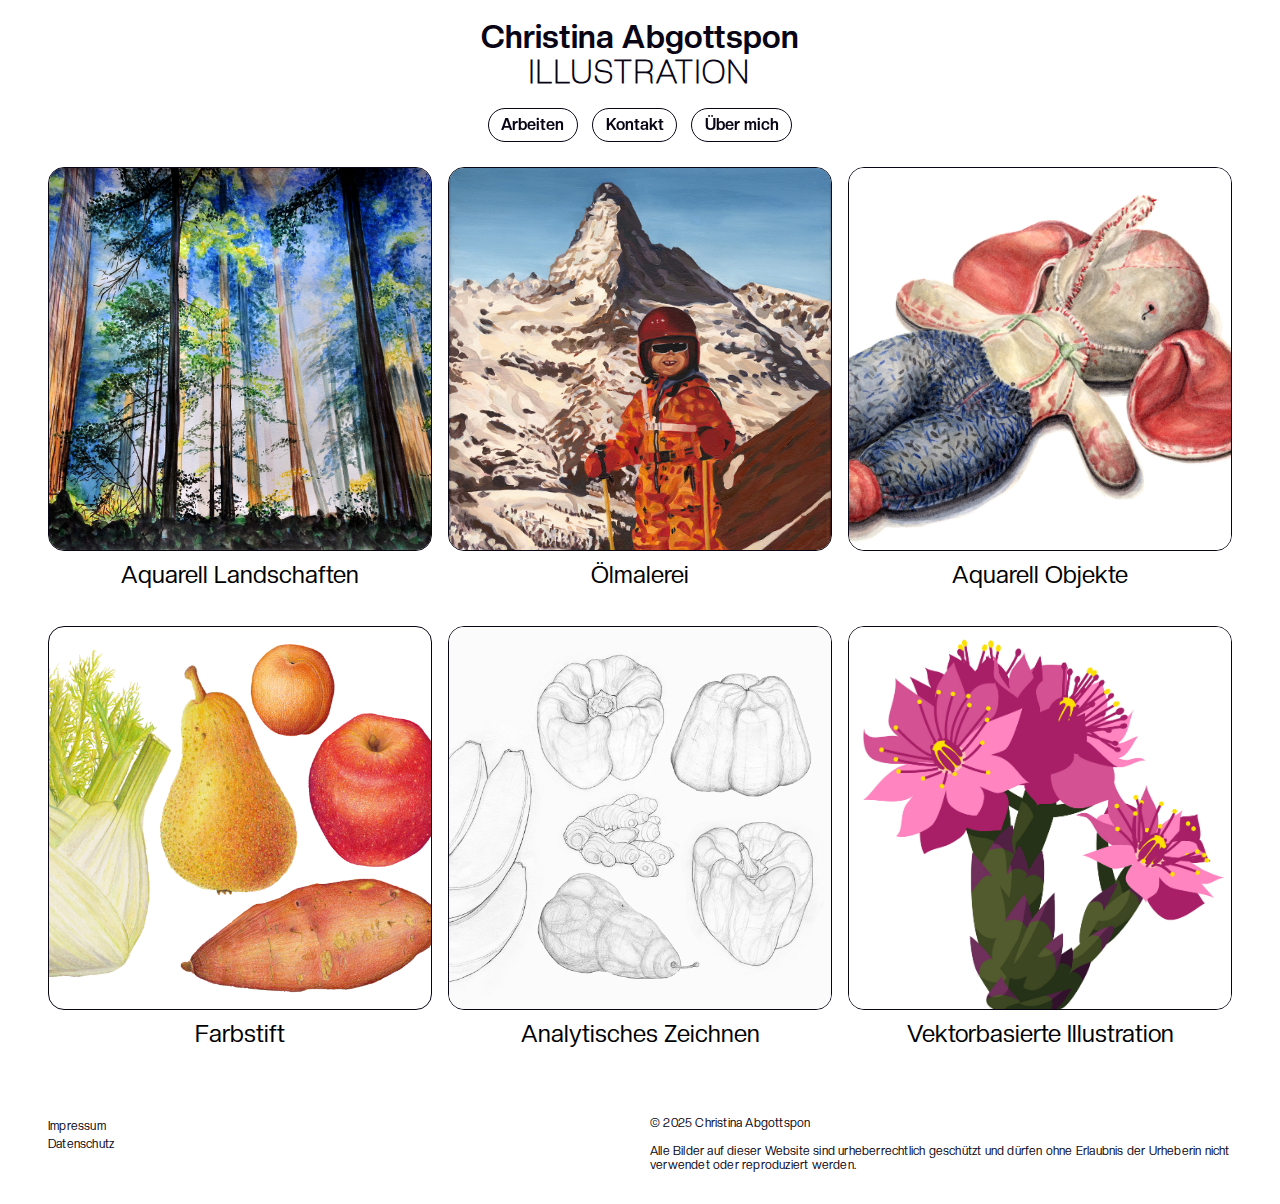
<file: index.html>
<!DOCTYPE html>
<html lang="de">

<head>
  <meta charset="utf-8" />
  <meta name="viewport" content="width=device-width, initial-scale=1.0">

  <title>Illustration Christina Abgottspon</title>
  <link rel="icon" type="image/x-icon" href="/Bilder/favicon.png">

  <link rel="stylesheet" type="text/css" href="/style.css">

  <script src="libraries/p5.min.js"></script>
  <script src="libraries/p5.sound.min.js"></script>
  <script src="sketch.js"></script>

</head>
<header>
  <h1 class="titel"><a href="/index.html">Christina Abgottspon</a></h1>
  <h2 class="titel"><a href="/index.html">Illustration</a></h2>
</header>

<body>
  <nav class="menu">
    <ul>
      <li><a href="/index.html">Arbeiten</a></li>
      <li><a href="/kontakt.html">Kontakt</a></li>
      <li><a href="/about.html">Über mich</a></li>
    </ul>
  </nav>

  <main>
    <!--<h3 class="titel">Ich würde mich freuen, wenn Sie einen Blick in meine Arbeiten werfen.</h3>-->

    <div class="gallery-grid">
      <div class="gallery">
        <a target="_self" href="/Seiten/aquarell-gross.html">
          <img src="Bilder/aquarell-q.jpg" alt="Aquarell" width="600" height="400" oncontextmenu="return false;">
        </a>
        <div class="desc">Aquarell Landschaften</div>
      </div>

      <div class="gallery">
        <a target="_self" href="/Seiten/oel.html">
          <img src="Bilder/oel-q.jpg" alt="Ölmalerei" width="600" height="400" oncontextmenu="return false;">
        </a>
        <div class="desc">Ölmalerei</div>
      </div>

      <div class="gallery">
        <a target="_self" href="/Seiten/aquarell-klein.html">
          <img src="Bilder/fanti-q.jpg" alt="Aquarell Gegenstände" width="600" height="400"
            oncontextmenu="return false;">
        </a>
        <div class="desc">Aquarell Objekte</div>
      </div>


      <div class="gallery">
        <a target="_self" href="/Seiten/farbstift.html">
          <img src="Bilder/fruechte-farbstift-q.png" alt="Farbstift" width="600" height="400"
            oncontextmenu="return false;">
        </a>
        <div class="desc">Farbstift</div>
      </div>

      <div class="gallery">
        <a target="_self" href="/Seiten/analytisch.html">
          <img src="Bilder/analytisch-q.jpg" alt="Analytisches Zeichnen" width="600" height="400"
            oncontextmenu="return false;">
        </a>
        <div class="desc">Analytisches Zeichnen</div>
      </div>

      <div class="gallery">
        <a target="_self" href="/Seiten/illustrator.html">
          <img src="Bilder/illustrator-q.jpg" alt="Illustrator" width="600" height="400" oncontextmenu="return false;">
        </a>
        <div class="desc">Vektorbasierte Illustration</div>
      </div>

      <!--<div class="gallery">
        <a target="_self" href="/Seiten/bachelorarbeit.html">
          <img src="Bilder/bachelorarbeit-q.jpg" alt="Bachelorarbeit" width="600" height="400" oncontextmenu="return false;">
        </a>
        <div class="desc">Bachelorarbeit</div>
      </div>-->

    </div>
  </main>

  <footer>
    <div class="footer-links">
      <a href="/impressum.html" class="footer-links">Impressum</a><br>
      <a href="/datenschutz.html" class="footer-links">Datenschutz</a>
    </div>
    <div class="footer-rechts">© 2025 Christina Abgottspon
      <br><br>Alle Bilder auf dieser Website sind urheberrechtlich geschützt und dürfen ohne Erlaubnis der Urheberin
      nicht verwendet oder reproduziert werden.
    </div>
  </footer>
</body>

</html>
</file>
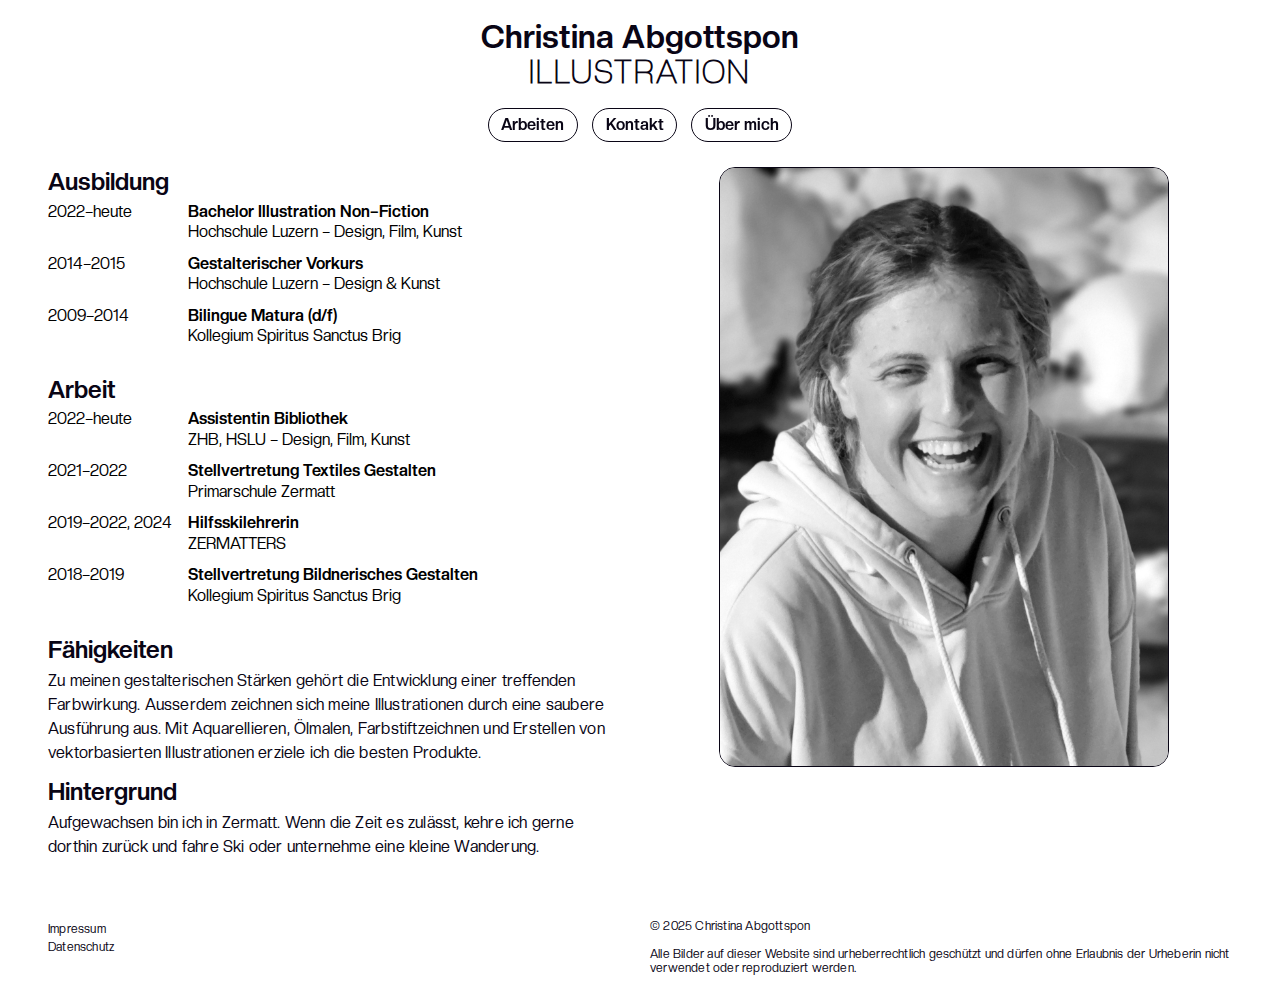
<file: about.html>
<!DOCTYPE html>
<html lang="de">

<head>
  <meta charset="utf-8" />
  <meta name="viewport" content="width=device-width, initial-scale=1.0">

  <title>Illustration Christina Abgottspon</title>
  <link rel="icon" type="image/x-icon" href="/Bilder/favicon.png">

  <link rel="stylesheet" type="text/css" href="/style.css">

  <script src="libraries/p5.min.js"></script>
  <script src="libraries/p5.sound.min.js"></script>
  <script src="/sketch.js"></script>
</head>

<header>
  <h1 class="titel"><a href="/index.html">Christina Abgottspon</a></h1>
  <h2 class="titel"><a href="/index.html">Illustration</a></h2>
</header>

<body>
  <nav class="menu">
    <ul>
      <li><a href="/index.html">Arbeiten</a></li>
      <li><a href="/kontakt.html">Kontakt</a></li>
      <li><a href="/about.html">Über mich</a></li>
    </ul>
  </nav>

  <main>
    <div class="about">
      <div class="about1">
        <h3 class="titel-about">Ausbildung</h3>
        <table>
          <tr>
            <td>2022–heute</span>
            <td class="bold">Bachelor Illustration Non–Fiction</td>
          </tr>
          <tr>
            <td>
            </td>
            <td class="unten">Hochschule Luzern – Design, Film, Kunst</td>
          </tr>

          <tr>
            <td>2014–2015</td>
            <td class="bold">Gestalterischer Vorkurs</td>
          </tr>
          <tr>
            <td>
            </td>
            <td class="unten">Hochschule Luzern – Design & Kunst</td>
          </tr>
          <tr>
            <td>2009–2014</span>
            <td class="bold">Bilingue Matura (d/f)</td>
          </tr>
          <tr>
            <td>
            </td>
            <td>Kollegium Spiritus Sanctus Brig</td>
          </tr>
        </table>
        <br>

        <h3 class="titel-about">Arbeit</h3>
        <table>
          <tr>
            <td>2022–heute</span>
            <td class="bold">Assistentin Bibliothek</td>
          </tr>
          <tr>
            <td></td>
            <td class="unten">ZHB, HSLU – Design, Film, Kunst</td>
          </tr>

          <tr>
            <td>2021–2022</td>
            <td class="bold">Stellvertretung Textiles Gestalten</td>
          </tr>
          <tr>
            <td></td>
            <td class="unten">Primarschule Zermatt</td>
          </tr>
          <tr>
            <td>2019–2022, 2024
            </td>
            <td class="bold">Hilfsskilehrerin </td>
          </tr>
          <tr>
            <td>
            </td>
            <td class="unten">ZERMATTERS</td>
          </tr>

          <tr>
            <td>2018–2019</span>
            <td class="bold">Stellvertretung Bildnerisches Gestalten</td>
          </tr>
          <tr>
            <td>
            </td>
            <td>Kollegium Spiritus Sanctus Brig</td>
          </tr>
        </table>


        <br>
        <h3 class="titel">Fähigkeiten</h3>
        <p class="schluss">Zu meinen gestalterischen Stärken gehört die Entwicklung einer treffenden Farbwirkung.
          Ausserdem zeichnen sich meine Illustrationen durch eine saubere Ausführung aus.
          Mit Aquarellieren,
          Ölmalen, Farbstiftzeichnen und Erstellen von vektorbasierten Illustrationen erziele ich die besten Produkte.

        </p>

        <h3 class="titel">Hintergrund</h3>
        <p class="schluss">
          Aufgewachsen bin ich in Zermatt. Wenn die Zeit es zulässt, kehre ich gerne dorthin zurück und fahre Ski oder
          unternehme eine kleine Wanderung.
      </div>
      <div class="about2">
        <img src="/Bilder/foto.jpg" class="about">
      </div>
    </div>
  </main>

  <footer>
    <div class="footer-links">
      <a href="/impressum.html" class="footer-links">Impressum</a><br>
      <a href="/datenschutz.html" class="footer-links">Datenschutz</a>
    </div>
    <div class="footer-rechts">© 2025 Christina Abgottspon
      <br><br>Alle Bilder auf dieser Website sind urheberrechtlich geschützt und dürfen ohne Erlaubnis der Urheberin
      nicht verwendet oder reproduziert werden.
    </div>
  </footer>
</body>

</html>
</file>
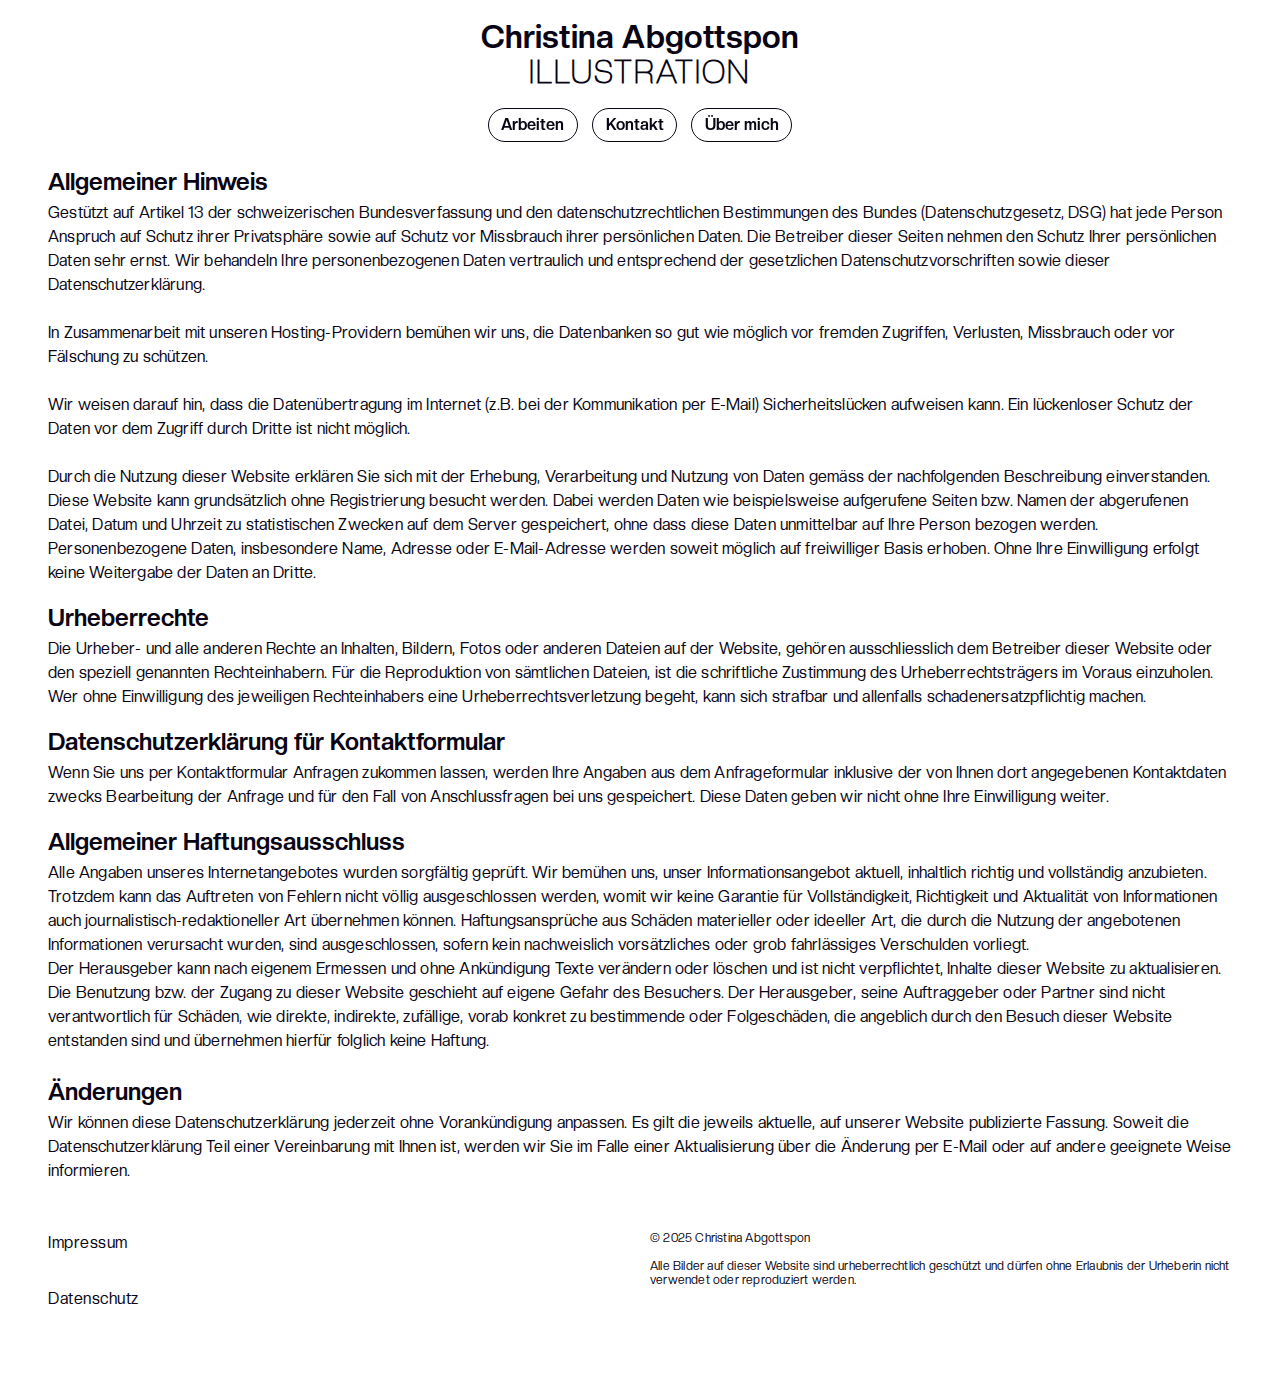
<file: datenschutz.html>
<!DOCTYPE html>
<html lang="de">

<head>
  <meta charset="utf-8" />
  <meta name="viewport" content="width=device-width, initial-scale=1.0">

  <title>Illustration Christina Abgottspon</title>
  <link rel="icon" type="image/x-icon" href="/Bilder/favicon.png">

  <link rel="stylesheet" type="text/css" href="/style.css">

  <script src="libraries/p5.min.js"></script>
  <script src="libraries/p5.sound.min.js"></script>
  <script src="sketch.js"></script>
</head>

<header>
  <h1 class="titel"><a href="/index.html">Christina Abgottspon</a></h1>
  <h2 class="titel"><a href="/index.html">Illustration</a></h2>
</header>

<body>
  <nav class="menu">
    <ul>
      <li><a href="/index.html">Arbeiten</a></li>
      <li><a href="/kontakt.html">Kontakt</a></li>
      <li><a href="/about.html">Über mich</a></li>
    </ul>
  </nav>
  <main>
    <h3>Allgemeiner Hinweis</h3>
    <p>Gestützt auf Artikel 13 der schweizerischen Bundesverfassung und den datenschutzrechtlichen Bestimmungen des
      Bundes
      (Datenschutzgesetz, DSG) hat jede Person Anspruch auf Schutz ihrer Privatsphäre sowie auf Schutz vor Missbrauch
      ihrer persönlichen Daten. Die Betreiber dieser Seiten nehmen den Schutz Ihrer persönlichen Daten sehr ernst. Wir
      behandeln Ihre personenbezogenen Daten vertraulich und entsprechend der gesetzlichen Datenschutzvorschriften sowie
      dieser Datenschutzerklärung.
      <br>
      <br>In Zusammenarbeit mit unseren Hosting-Providern bemühen wir uns, die Datenbanken so gut wie möglich vor
      fremden
      Zugriffen, Verlusten, Missbrauch oder vor Fälschung zu schützen.
      <br>
      <br>Wir weisen darauf hin, dass die Datenübertragung im Internet (z.B. bei der Kommunikation per E-Mail)
      Sicherheitslücken aufweisen kann. Ein lückenloser Schutz der Daten vor dem Zugriff durch Dritte ist nicht möglich.
      <br>
      <br>Durch die Nutzung dieser Website erklären Sie sich mit der Erhebung, Verarbeitung und Nutzung von Daten gemäss
      der nachfolgenden Beschreibung einverstanden. Diese Website kann grundsätzlich ohne Registrierung besucht werden.
      Dabei werden Daten wie beispielsweise aufgerufene Seiten bzw. Namen der abgerufenen Datei, Datum und Uhrzeit zu
      statistischen Zwecken auf dem Server gespeichert, ohne dass diese Daten unmittelbar auf Ihre Person bezogen
      werden.
      Personenbezogene Daten, insbesondere Name, Adresse oder E-Mail-Adresse werden soweit möglich auf freiwilliger
      Basis
      erhoben. Ohne Ihre Einwilligung erfolgt keine Weitergabe der Daten an Dritte.
    </p>
    <br>
    <h3>Urheberrechte</h3>
    <p>
      Die Urheber- und alle anderen Rechte an Inhalten, Bildern, Fotos oder anderen Dateien auf der Website, gehören
      ausschliesslich dem Betreiber dieser Website oder den speziell genannten Rechteinhabern. Für die Reproduktion von
      sämtlichen Dateien, ist die schriftliche Zustimmung des Urheberrechtsträgers im Voraus einzuholen.
      <br>
      Wer ohne Einwilligung des jeweiligen Rechteinhabers eine Urheberrechtsverletzung begeht, kann sich strafbar und
      allenfalls schadenersatzpflichtig machen.
    </p>
    <br>
    <h3>Datenschutzerklärung für Kontaktformular</h3>
    <p>Wenn Sie uns per Kontaktformular Anfragen zukommen lassen, werden Ihre Angaben aus dem Anfrageformular inklusive
      der von Ihnen dort angegebenen Kontaktdaten zwecks Bearbeitung der Anfrage und für den Fall von Anschlussfragen
      bei
      uns gespeichert. Diese Daten geben wir nicht ohne Ihre Einwilligung weiter.</p>
    <br>
    <h3>Allgemeiner Haftungsausschluss</h3>
    <p>Alle Angaben unseres Internetangebotes wurden sorgfältig geprüft. Wir bemühen uns, unser Informationsangebot
      aktuell,
      inhaltlich richtig und vollständig anzubieten. Trotzdem kann das Auftreten von Fehlern nicht völlig ausgeschlossen
      werden, womit wir keine Garantie für Vollständigkeit, Richtigkeit und Aktualität von Informationen auch
      journalistisch-redaktioneller Art übernehmen können. Haftungsansprüche aus Schäden materieller oder ideeller Art,
      die
      durch die Nutzung der angebotenen Informationen verursacht wurden, sind ausgeschlossen, sofern kein nachweislich
      vorsätzliches oder grob fahrlässiges Verschulden vorliegt.
      <br>
      Der Herausgeber kann nach eigenem Ermessen und ohne Ankündigung Texte verändern oder löschen und ist nicht
      verpflichtet, Inhalte dieser Website zu aktualisieren. Die Benutzung bzw. der Zugang zu dieser Website geschieht
      auf
      eigene Gefahr des Besuchers. Der Herausgeber, seine Auftraggeber oder Partner sind nicht verantwortlich für
      Schäden,
      wie direkte, indirekte, zufällige, vorab konkret zu bestimmende oder Folgeschäden, die angeblich durch den Besuch
      dieser Website entstanden sind und übernehmen hierfür folglich keine Haftung.
      <br>
      <br>
    </p>
    <h3>Änderungen</h3>
    <p>Wir können diese Datenschutzerklärung jederzeit ohne Vorankündigung anpassen. Es gilt die jeweils aktuelle, auf
      unserer Website publizierte Fassung. Soweit die Datenschutzerklärung Teil einer Vereinbarung mit Ihnen ist, werden
      wir Sie im Falle einer Aktualisierung über die Änderung per E-Mail oder auf andere geeignete Weise informieren.
    </p>
  </main>

  <footer class="footer">
    <div class="footer-links">
      <p class="klein"><a href="/impressum.html">Impressum</a></p>
      <p class="klein"><a href="/datenschutz.html">Datenschutz</a></p>
    </div>
    <div class="footer-rechts">© 2025 Christina Abgottspon
      <br><br>Alle Bilder auf dieser Website sind urheberrechtlich geschützt und dürfen ohne Erlaubnis der Urheberin
      nicht verwendet oder reproduziert werden.
    </div>
  </footer>
</body>

</html>
</file>
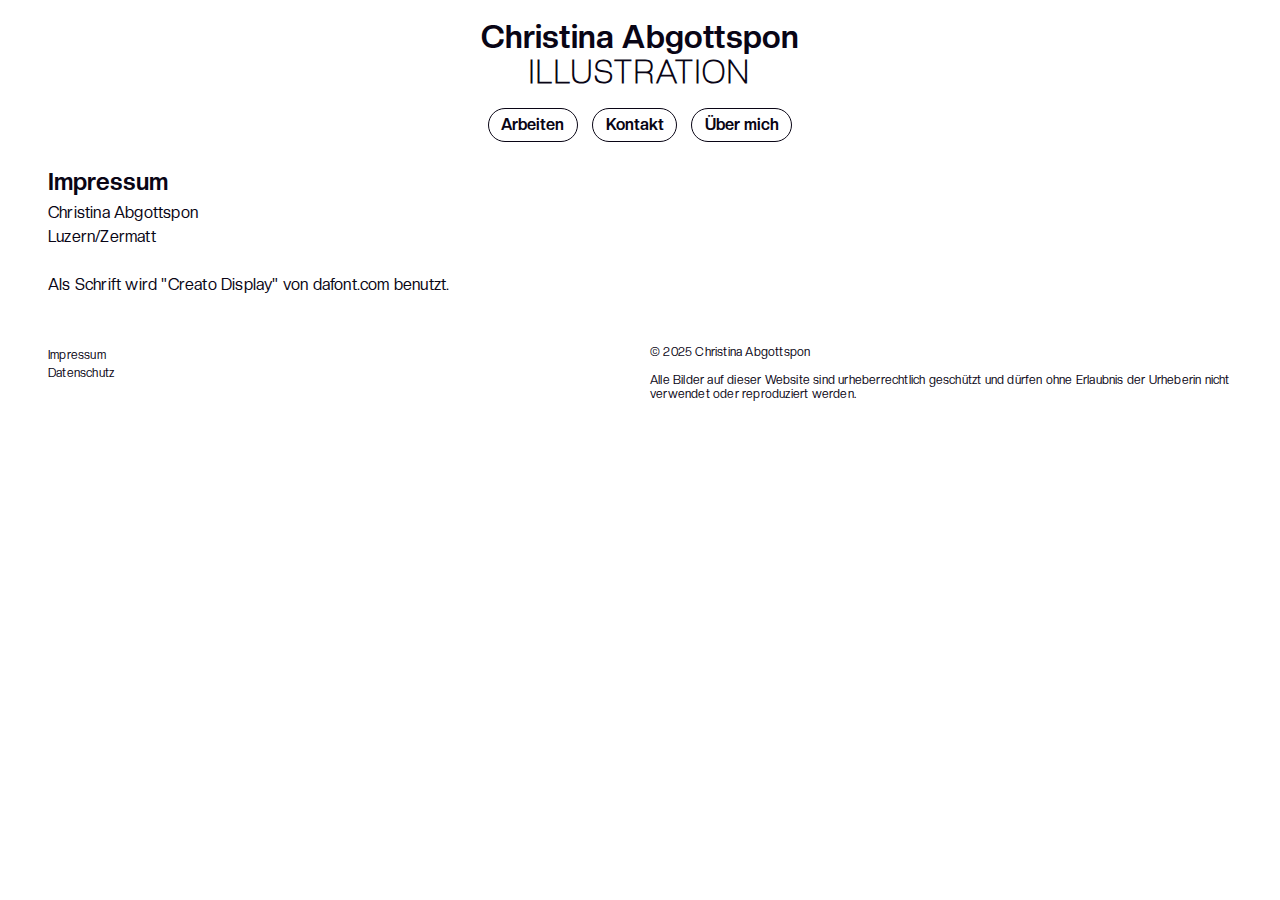
<file: impressum.html>
<!DOCTYPE html>
<html lang="de">

<head>
  <meta charset="utf-8" />
  <meta name="viewport" content="width=device-width, initial-scale=1.0">

  <title>Illustration Christina Abgottspon</title>
  <link rel="icon" type="image/x-icon" href="/Bilder/favicon.png">

  <link rel="stylesheet" type="text/css" href="/style.css">

  <script src="libraries/p5.min.js"></script>
  <script src="libraries/p5.sound.min.js"></script>
  <script src="sketch.js"></script>
</head>

<header>
  <h1 class="titel"><a href="/index.html">Christina Abgottspon</a></h1>
  <h2 class="titel"><a href="/index.html">Illustration</a></h2>
</header>

<body>
  <nav class="menu">
    <ul>
      <li><a href="/index.html">Arbeiten</a></li>
      <li><a href="/kontakt.html">Kontakt</a></li>
      <li><a href="/about.html">Über mich</a></li>
    </ul>
  </nav>
  <main>

    <h3 class="titel">Impressum</h3>
    <p>Christina Abgottspon<br>
      Luzern/Zermatt
      <br><br>
      Als Schrift wird "Creato Display" von dafont.com benutzt.
    </p>
  </main>

  <footer>
    <div class="footer-links">
      <a href="/impressum.html" class="footer-links">Impressum</a><br>
      <a href="/datenschutz.html" class="footer-links">Datenschutz</a>
    </div>
    <div class="footer-rechts">© 2025 Christina Abgottspon
      <br><br>Alle Bilder auf dieser Website sind urheberrechtlich geschützt und dürfen ohne Erlaubnis der Urheberin
      nicht verwendet oder reproduziert werden.
    </div>
  </footer>
</body>

</html>
</file>
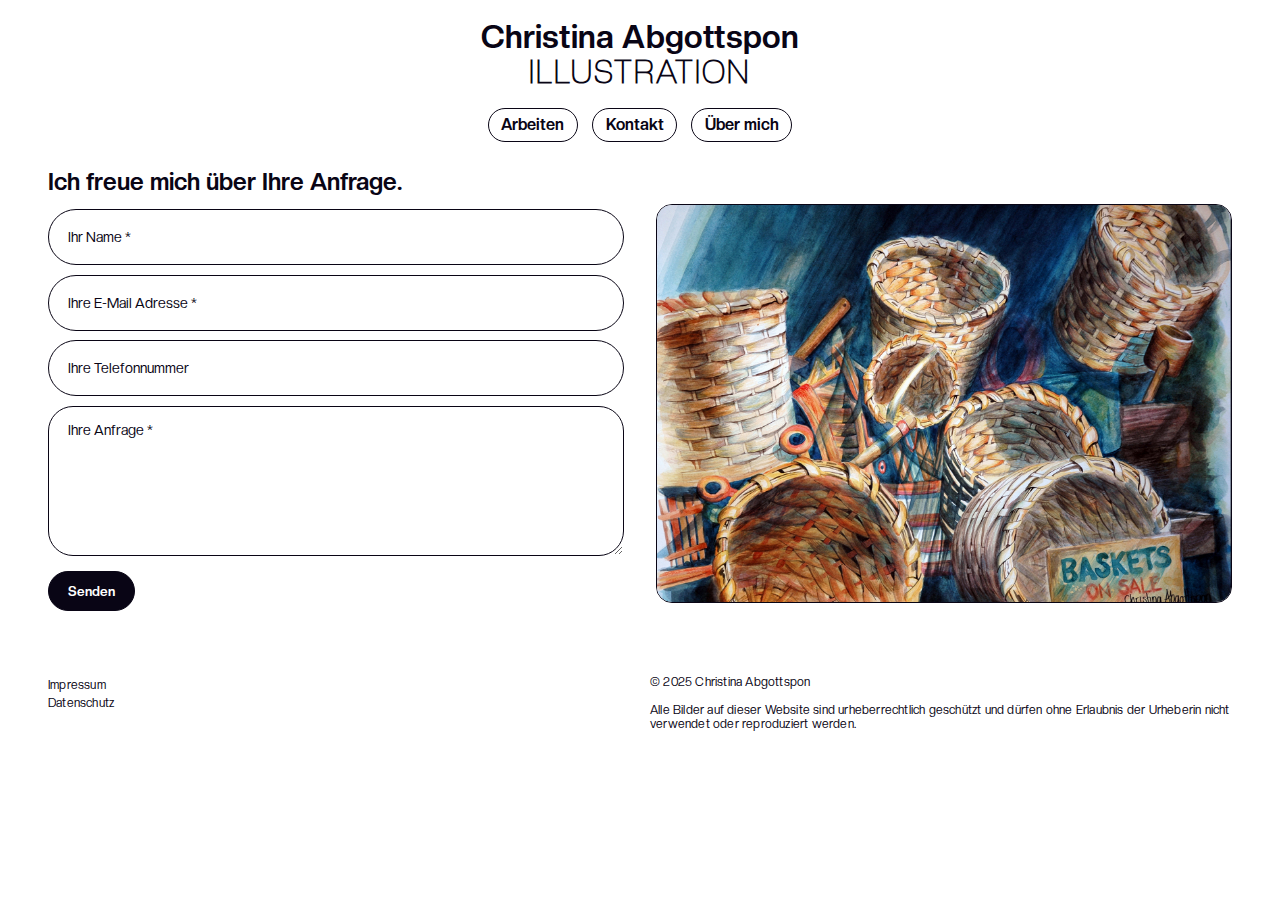
<file: kontakt.html>
<!DOCTYPE html>
<html lang="de">

<head>
  <meta charset="utf-8" />
  <meta name="viewport" content="width=device-width, initial-scale=1.0">

  <title>Illustration Christina Abgottspon</title>
  <link rel="icon" type="image/x-icon" href="/Bilder/favicon.png">

  <link rel="stylesheet" type="text/css" href="/style.css">

  <script src="libraries/p5.min.js"></script>
  <script src="libraries/p5.sound.min.js"></script>
  <script src="sketch.js"></script>
</head>

<header>
  <h1 class="titel"><a href="/index.html">Christina Abgottspon</a></h1>
  <h2 class="titel"><a href="/index.html">Illustration</a></h2>
</header>

<body>
  <nav class="menu">
    <ul>
      <li><a href="/index.html">Arbeiten</a></li>
      <li><a href="/kontakt.html">Kontakt</a></li>
      <li><a href="/about.html">Über mich</a></li>
    </ul>
  </nav>

  <main>
    <h3 class="kontakt">Ich freue mich über Ihre Anfrage.</h3>
    <div class="kontakt-total">
      <div class="kontakt-links">
        <form method="POST" class="formular" data-netlify="true">
          <input type="text" name="name" placeholder="Ihr Name *" class="kontaktfeld" required>
          <input type="email" name="email" placeholder="Ihre E-Mail Adresse *" class="kontaktfeld" required>
          <input type="tel" name="telefon" placeholder="Ihre Telefonnummer" class="kontaktfeld">
          <textarea name="anfrage" placeholder="Ihre Anfrage *" class="kontaktfeld" required></textarea>
          <!--<div class="sterntext">Die mit einem * markierten Felder bitte ausfüllen.</div>-->
          <div><button type="submit">Senden</button></div>
        </form>
      </div>
      <div class="kontakt-rechts">
        <a href="index.html">
          <img src="Bilder/koerbe.jpg" class="bild-kontakt">
        </a>
      </div>
    </div>
  </main>

  <footer>
    <div class="footer-links">
      <a href="/impressum.html" class="footer-links">Impressum</a><br>
      <a href="/datenschutz.html" class="footer-links">Datenschutz</a>
    </div>
    <div class="footer-rechts">© 2025 Christina Abgottspon
      <br><br>Alle Bilder auf dieser Website sind urheberrechtlich geschützt und dürfen ohne Erlaubnis der Urheberin
      nicht verwendet oder reproduziert werden.
    </div>
  </footer>
</body>

</html>
</file>
<file: style.css>
*,
*::before,
*::after {
  box-sizing: border-box;
}

html {
  min-height: 100vh;
}

body {
  background: var(--farbe2);
  margin: 0;
  padding: 0;
  min-height: 100vh;
}

:root {
  --farbe1: rgb(255, 255, 255);
  --farbe2: rgb(255, 255, 255);
  --farbe3: rgb(9, 5, 21);
}


/*FONTS*/

@font-face {
  font-family: CreatoDisplay-Thin;
  src: url(Fonts/CreatoDisplay/CreatoDisplay-Thin.otf)
}

@font-face {
  font-family: CreatoDisplay-Regular;
  src: url(Fonts/CreatoDisplay/CreatoDisplay-Regular.otf)
}

@font-face {
  font-family: CreatoDisplay-Medium;
  src: url(Fonts/CreatoDisplay/CreatoDisplay-Medium.otf)
}

@font-face {
  font-family: CreatoDisplay-Bold;
  src: url(Fonts/CreatoDisplay/CreatoDisplay-Bold.otf)
}

@font-face {
  font-family: CreatoDisplay-ExtraBold;
  src: url(Fonts/CreatoDisplay/CreatoDisplay-ExtraBold.otf)
}

@font-face {
  font-family: CreatoDisplay-Black;
  src: url(Fonts/CreatoDisplay/CreatoDisplay-Black.otf)
}

@font-face {
  font-family: Linus-Regular;
  src: url(Fonts/linux_libertine/LinLibertine_R.ttf)
}

@font-face {
  font-family: Linus-RegularBold;
  src: url(Fonts/linux_libertine/LinLibertine_RB.ttf)
}

h1,
h2,
h3,
p,
a {
  color: var(--farbe3);
  text-decoration: none;
}

h1,
h2 {
  text-align: center;
  line-height: 1rem;
  padding: 0;
  margin: 0;
}

h1 {
  font-size: 2rem;
  font-family: CreatoDisplay-Bold;
  line-height: 1rem;
  letter-spacing: 0.2px;
}

h2 {
  font-size: 2rem;
  font-family: CreatoDisplay-Thin;
  text-transform: uppercase;
  line-height: 3rem;
  letter-spacing: 2px;
  margin-top: 3px;
}

h3 {
  font-size: 1.5rem;
  font-family: CreatoDisplay-Bold;
  /*text-transform: uppercase;*/
  padding-bottom: 5px;
  margin-bottom: 0px;
  padding-top: 0px;
  margin-top: 0px;
}

h4 {
  font-size: 1rem;
  font-family: CreatoDisplay-Bold;
  margin: 0;
  padding: 0;
  padding-top: 5px;
  text-transform: uppe;
}

p {
  font-family: CreatoDisplay-Regular;
  font-size: 1rem;
  line-height: 1.5rem;
  letter-spacing: 0.2px;
}

table,
p {
  padding: 0;
  margin: 0;
}

table {
  font-family: CreatoDisplay-Regular;
  font-size: 1rem;

}



/*HEADER, MAIN; FOOTER*/

header {
  padding: 1.8rem 0.4rem;
  margin: 0;
  padding-bottom: 0rem;
}

main,
footer {
  padding-left: 3rem;
  padding-right: 3rem;
}

main {
  padding-top: 1.6rem;
  padding-bottom: 1rem;
  flex: 1;
}

footer {
  padding-top: 2rem;
  padding-bottom: 2rem;
}

@media only screen and (max-width: 500px) {

  main,
  footer {
    padding-left: 1.5rem;
    padding-right: 1.5rem;
  }

  main {
    padding-top: 1rem;
    padding-bottom: 1rem;
  }

  footer {
    padding-top: 2rem;
    padding-bottom: 2rem;
  }
}

/*MENU----------------------------------------------*/

nav {
  position: sticky;
  top: 0;
  margin-bottom: 0;
  z-index: 20;
}

.menu ul {
  list-style-type: none;
  /*background-color: var(--farbe1);*/
  text-align: center;
  padding: 0;
  margin: 0;
  width: 100%;
  justify-content: center;

}

.menu a {
  font-family: CreatoDisplay-Bold;
  text-decoration: none;
  color: var(--farbe3);
  /*text-transform: uppercase;*/
  font-size: 1rem;
  margin: 0;
  padding: 0.4rem 0.8rem;
  display: inline-block;
}

.menu li {
  display: inline-block;
  margin: 0 0.3rem;
  background-color: var(--farbe1);
  border-radius: 50px;
  border: 0.08rem solid var(--farbe3);
  margin-top: 0.75rem;
}

.menu a:hover {
  background-color: var(--farbe3);
  color: var(--farbe1);
  padding: 0.4rem 0.8rem;
  border-radius: 50px;
}


/*GALERIE*/

.gallery {
  background-color: var(--farbe2);
  margin-bottom: 0.8rem;
  transition: opacity 0.3s ease;
  padding: 0;
  border-radius: 1rem;
}

.gallery:hover {
  opacity: 0.65;
}

.gallery img {
  width: 100%;
  height: auto;
  border-radius: 1rem;
  border: 0.08rem solid var(--farbe3);
}

.gallery-grid {
  display: grid;
  grid-template-columns: repeat(auto-fill, minmax(300px, 1fr));
  gap: 1rem;
}

.desc {
  text-align: center;
  font-family: CreatoDisplay-Regular;
  font-size: 1.5rem;
  /*text-transform: uppercase;*/
  margin-top: 0px;
  padding-top: 0.3rem;
  padding-bottom: 0.5rem;
}

/*-----------4 Bilder in einer Reihe---------------*/
/*@media only screen and (max-width: 700px) {
  .gallery-grid {
    grid-template-columns: repeat(auto-fill, minmax(280px, 1fr));
  }
}

@media only screen and (max-width: 500px) {
  .gallery-grid {
    grid-template-columns: 1fr;
  }
}*/

@media only screen and (min-width: 1024px) {
  .gallery-grid {
    grid-template-columns: repeat(3, 1fr);
  }
}

@media only screen and (max-width: 700px) {
  .gallery-grid {
    grid-template-columns: repeat(auto-fill, minmax(280px, 1fr));
  }
}

@media only screen and (max-width: 500px) {
  .gallery-grid {
    grid-template-columns: 1fr;
  }
}


/*SLIDESHOW*/


.slideshow-total {
  display: grid;
  grid-template-columns: 1fr 1fr;
  gap: 2rem;
  justify-items: center;
  width: 100%;
}

.slideshow-links {
  display: grid;
  grid-template-columns: 1fr;
  grid-template-rows: auto 20px;
  gap: 10px;
  width: 100%;
  position: relative;
  margin: auto;
  overflow: hidden;
  max-width: 800px;

}

.slideshow-links img {
  border-radius: 1rem;
  border: 0.08rem solid var(--farbe3);
}

.slideshow-rechts {
  display: flex;
  flex-direction: column;
  max-width: 600px;
}

.slide-desc {
  display: none;
}


.slideshow-links,
.slideshow-rechts {
  width: 100%;
}

@media screen and (max-width: 800px) {
  .slideshow-total {
    gap: 1.5rem;
    grid-template-columns: 1fr;
  }

  .slideshow-rechts {
    max-width: 100%;
    text-align: left;
    max-width: 800px !important;
    grid-template-columns: 1fr;
  }

  .slideshow-links img {
    width: 100%;
    height: auto;
  }
}

.mySlides {
  display: none;
  width: 100%;
  height: auto;
}

.mySlides img {
  border-radius: 10px;
  width: 100%;
  height: auto;
}

.prev,
.next {
  cursor: pointer;
  position: absolute;
  top: 50%;
  width: auto;
  margin-top: -10px;
  padding: 16px;
  color: var(--farbe3);
  font-weight: bold;
  font-size: 18px;
  transition: 0.6s ease;
  user-select: none;
  transform: translateY(-50%);
  z-index: 10;
}

.prev {
  border-radius: 0 3px 3px 0;
}

.next {
  right: 0;
  border-radius: 3px 0 0 3px;
}

.prev:hover,
.next:hover {
  background-color: var(--farbe2);
  opacity: 0.7;
  color: var(--farbe3);
}

.text {
  color: var(--farbe3);
  font-size: 14px;
  width: 100%;
  text-align: left;
  font-family: CreatoDisplay-Regular;
  max-width: 800px;
  margin-bottom: 0px;
}

.dot {
  cursor: pointer;
  height: 15px;
  width: 15px;
  margin: 0 0.25rem;
  background-color: var(--farbe3);
  /*transition: opacity 0.3s ease;*/
  border-radius: 50%;
  display: inline-block;
  margin-bottom: 10px;
  margin-top: 10px;
}

.dots-container {
  display: flex;
  justify-content: center;
  align-items: center;
}

.active,
.dot:hover {
  background-color: var(--farbe1);
  opacity: 0.5;
}

a.back {
  background-color: var(--farbe3);
  border: 0.08rem solid var(--farbe3);
  border-radius: 50px;
  padding: 0.4rem 0.8rem;
  font-family: CreatoDisplay-Bold;
  font-size: 1rem;
  color: var(--farbe1);
}

a.back:hover {
  background-color: var(--farbe1);
  color: var(--farbe3);
}

p.klein {
  font-family: CreatoDisplay-Regular;
  font-size: 1rem;
  padding-bottom: 2rem;
  letter-spacing: 0.5px;
  line-height: 1.5rem;
}

/* Fading animation */
.fade {
  animation-name: fade;
  animation-duration: 1.5s;
}

@keyframes fade {
  from {
    opacity: .4
  }

  to {
    opacity: 1
  }
}


/*KONTAKTFORMULAR*/

h3.kontakt {
  padding-bottom: 0.5rem;
}

.kontakt-total {
  display: flex;
  justify-content: space-between;
  gap: 2rem;
  align-items: flex-start;
}

.kontakt-links {
  flex-direction: column;
  align-items: start;
  gap: 20px;
  text-align: left;
  display: flex;
  margin: 0px;
  padding: 0px;
  width: 100%;
}

.kontakt-rechts {
  width: 100%;
}

.bild-kontakt {
  width: 100%;
  height: auto;
  border-radius: 1rem;
  max-width: 800px;
  border: 0.08rem solid var(--farbe3);
}

.kontaktfeld {
  width: 100%;
  max-width: 800px;
  height: 3.5rem;
  border: 0.08rem solid var(--farbe3);
  outline: none;
  padding: 0.4rem 1.2rem;
  background-color: var(--farbe1);
  border-radius: 50px;
  font-family: CreatoDisplay-Regular;
  font-size: 14px;
  margin: 0.3rem 0;
}

.formular textarea {
  height: 150px;
  padding-top: 15px;
  border-radius: 25px;
}

.formular textarea:focus {
  border-color: var(--farbe3);
  border: 0.13rem solid var(--farbe3);
  outline: none;
}

input.kontaktfeld:focus {
  border-color: var(--farbe3);
  border: 0.13rem solid var(--farbe3);
}

.kontaktfeld::placeholder {
  color: var(--farbe3);
}

.formular button {
  padding: 0.4rem 1.2rem;
  color: var(--farbe1);
  /*gap: 10px;*/
  border: none;
  border-radius: 50px;
  background: var(--farbe3);
  cursor: pointer;
  margin-top: 0.4rem;
  margin-bottom: 1rem;
  border: 0.08rem solid var(--farbe3);
  height: 2.5rem;
  font-family: Creatodisplay-Bold;
}

.formular button:hover {
  background: var(--farbe2);
  color: var(--farbe3);
  border: 0.08rem solid var(--farbe3);
}


@media only screen and (max-width: 800px) {
  .kontakt-total {
    flex-direction: column;
  }

  .kontaktfeld {
    max-width: 100%;
    box-sizing: border-box;
  }

  .kontakt-links {
    max-width: 100%;
  }

  /*.contact-left button {
    padding: 12px 25px;
    font-family: CreatoDisplay-Regular;
  }*/
}

div.sterntext {
  font-family: CreatoDisplay-Regular;
  color: var(--farbe3);
  font-size: 12px;
  margin-top: 0px;
}


/*ABOUT*/
div.about {
  display: grid;
  grid-template-columns: 1fr 1fr;
  gap: 2rem;
  padding: 0;
  width: 100%;
}

div.about1 {
  margin: 0;
  text-align: left;
  width: 100%;
}

div.about2 {
  margin: 0;
  display: grid;
  justify-items: center;
  width: 100%;
}

img.about {
  width: 100%;
  height: auto;
  border-radius: 1rem;
  max-width: 50vh;
  border: 0.08rem solid var(--farbe3);
}

@media only screen and (max-width: 800px) {
  div.about {
    grid-template-columns: 1fr;
  }
}

p.schluss {
  padding-bottom: 0.75rem;
}

td {
  min-width: 130px;
  white-space: nowrap;
}

td.bold {
  font-family: CreatoDisplay-Bold;
  word-wrap: break-word;
  /* Verhindert zu lange Wörter */
}

td.unten {
  padding-bottom: 8px;
}

table {
  line-height: 1;
  border-collapse: collapse;
  width: 100%;
  table-layout: fixed;
  /* Verhindert, dass die Tabelle zu breit wird */
}

table tr:nth-child(2n) td {
  padding-bottom: 0.8rem;
}

table td:nth-child(1) {
  padding-right: 15px;
  width: 140px;
}

table td {
  padding: 0.15rem 0;
  margin: 0;
  white-space: normal;
  overflow: hidden;
}


/*FOOTER*/

footer {
  background-color: var(--farbe2);
  display: grid;
  grid-template-columns: 1fr 1fr;
  gap: 20px;
}

a.footer-links,
div.footer-rechts {
  font-family: CreatoDisplay-Regular;
  font-size: 12px;
  color: var(--farbe3);
  /*line-height: 1rem;*/
  letter-spacing: 0.2px;
}

@media (max-width: 800px) {
  footer {
    grid-template-columns: 1fr;
  }
}
</file>
